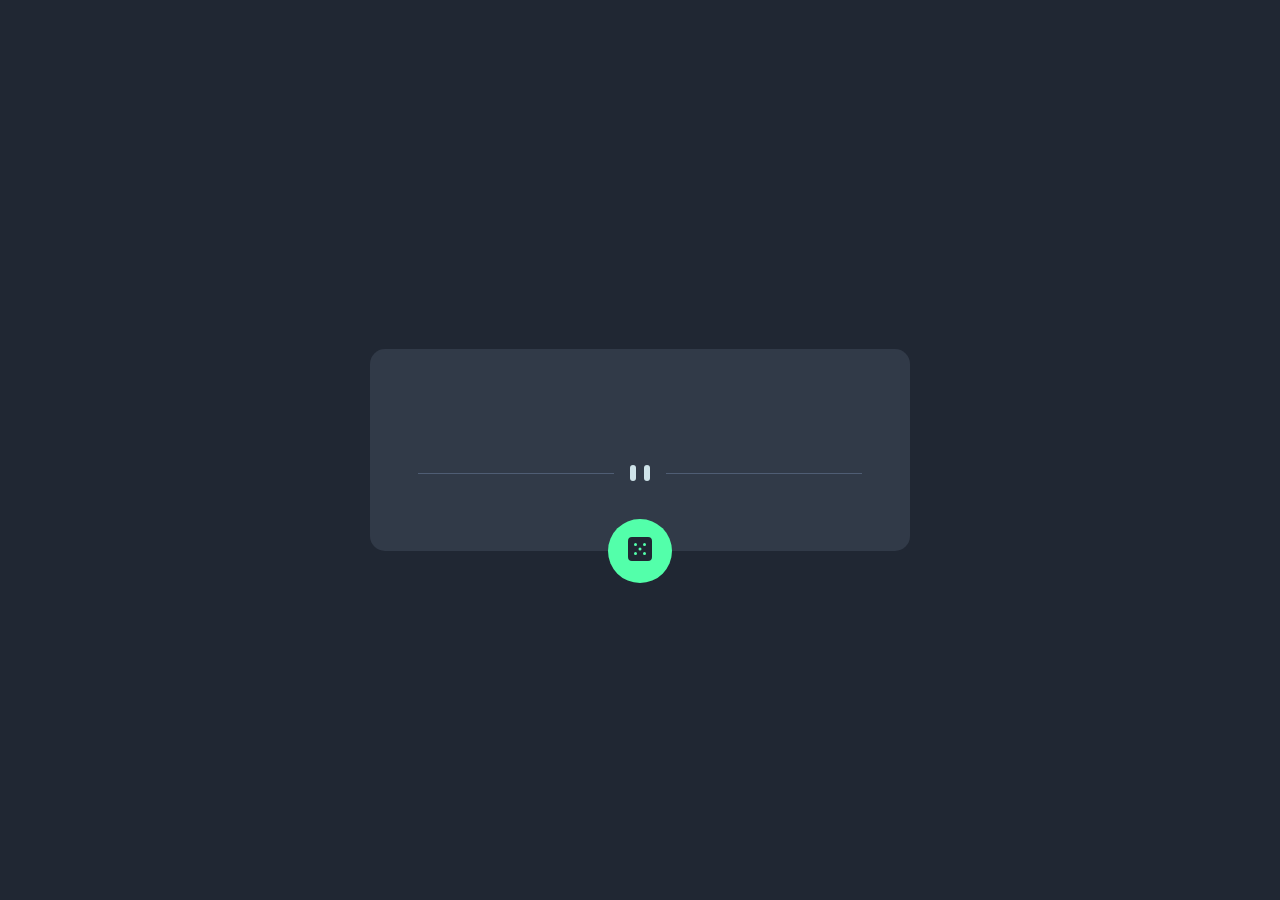
<file: projects/advice_generator_app/index.html>
<!DOCTYPE html>
<html lang="en">
  <head>
    <meta charset="UTF-8" />
    <meta name="viewport" content="width=device-width, initial-scale=1.0" />
    <title>Advice Generator App</title>
    <link rel="preconnect" href="https://fonts.googleapis.com" />
    <link rel="preconnect" href="https://fonts.gstatic.com" crossorigin />
    <link
      href="https://fonts.googleapis.com/css2?family=Manrope:wght@800&display=swap"
      rel="stylesheet"
    />
    <link rel="stylesheet" type="text/css" href="./app.css" />
  </head>
  <body>
    <section>
      <p></p>
      <h1></h1>
      <div>
        <img alt="Divider" src="./assets/pattern-divider-desktop.svg" />
      </div>
      <button>
        <img alt="Dice" src="./assets/icon-dice.svg" />
      </button>
    </section>
    <script src="./app.js" async></script>
  </body>
</html>
</file>
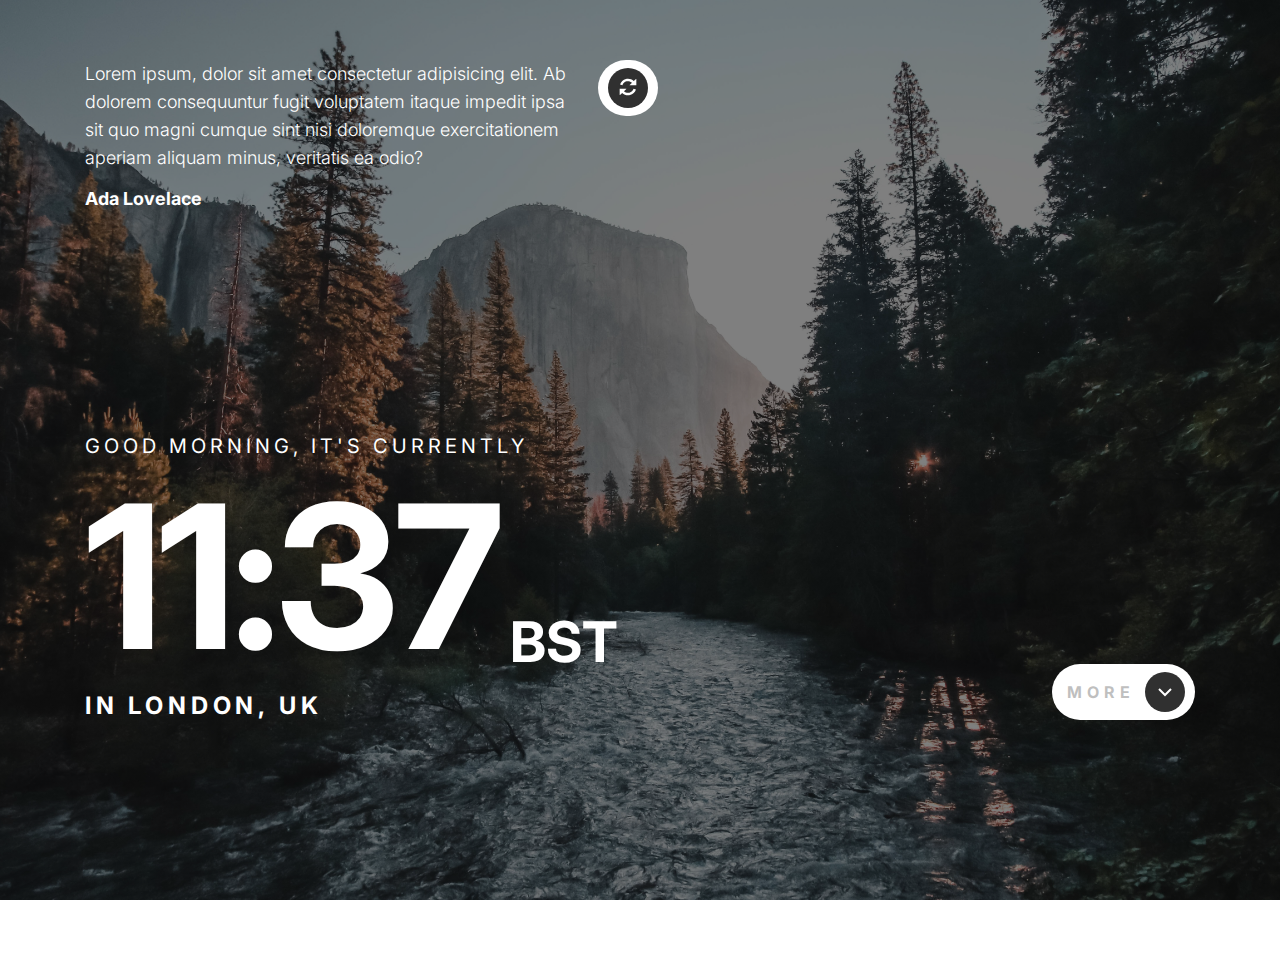
<file: JavaScriptRO47/projects/clock_app/index.html>
<!DOCTYPE html>
<html lang="en">
  <head>
    <meta charset="UTF-8" />
    <meta name="viewport" content="width=device-width, initial-scale=1.0" />
    <title>Clock App</title>
    <!-- Import Fonts -->
    <link rel="preconnect" href="https://fonts.googleapis.com" />
    <link rel="preconnect" href="https://fonts.gstatic.com" crossorigin />
    <link
      href="https://fonts.googleapis.com/css2?family=Inter:ital,opsz,wght@0,14..32,100..900;1,14..32,100..900&display=swap"
      rel="stylesheet"
    />
    <!-- Import CSS -->
    <link rel="stylesheet" href="./src/styles/index.css" />
    <!-- Import JS -->
    <script async defer type="module" src="./src/index.js"></script>
  </head>
  <body>
    <!-- Main Content -->
    <section id="main-content">
      <div class="layout">
        <!-- Main Content: Quote -->
        <div class="quote-container">
          <div class="quote-container__text-container">
            <p>
              Lorem ipsum, dolor sit amet consectetur adipisicing elit. Ab
              dolorem consequuntur fugit voluptatem itaque impedit ipsa sit quo
              magni cumque sint nisi doloremque exercitationem aperiam aliquam
              minus, veritatis ea odio?
            </p>
            <button>
              <svg
                width="40"
                height="40"
                viewBox="0 0 40 40"
                fill="none"
                xmlns="http://www.w3.org/2000/svg"
              >
                <circle cx="20" cy="20" r="20" fill="#303030" />
                <path
                  fill-rule="evenodd"
                  clip-rule="evenodd"
                  d="M24 14.7646L21.6884 16.9775C21.6287 17.037 21.6107 17.1267 21.6429 17.2046C21.6752 17.2825 21.7511 17.3333 21.8354 17.3333H28.3334V11.1042C28.3328 11.0201 28.2818 10.9446 28.204 10.9127C28.1262 10.8808 28.0369 10.8988 27.9775 10.9583L25.8046 13.0371C23.7334 11.0125 20.7583 10.2107 17.9502 10.9203C15.1421 11.6299 12.905 13.7487 12.0442 16.5142L14.4309 17.26C15.029 15.3392 16.5759 13.863 18.5226 13.3554C20.4692 12.8477 22.5401 13.3805 24 14.7646ZM18.3803 20.7951C18.348 20.7174 18.2721 20.6667 18.1879 20.6667H11.6667V26.8154C11.6667 26.8997 11.7175 26.9757 11.7954 27.0079C11.8733 27.0401 11.963 27.0222 12.0225 26.9625L14.1709 24.9408C16.2388 26.977 19.2182 27.7889 22.0333 27.0833C24.8484 26.3778 27.0927 24.2567 27.9559 21.4858L25.5692 20.74C24.9702 22.6626 23.4208 24.1396 21.4717 24.6459C19.5226 25.1522 17.4502 24.616 15.9913 23.2279L18.3354 21.0221C18.3949 20.9624 18.4126 20.8729 18.3803 20.7951Z"
                  fill="white"
                />
              </svg>
            </button>
          </div>
          <h5>Ada Lovelace</h5>
        </div>

        <!-- Main Content: Time -->
        <div class="time-container">
          <div class="time-container__clock-container">
            <div class="clock-container__greeting-container">
              <!-- TODO: Add icon -->
              <h4>GOOD MORNING, IT'S CURRENTLY</h4>
            </div>
            <div class="clock-container__hour-container">
              <h1>11:37</h1>
              <h2>BST</h2>
            </div>
            <h3>IN LONDON, UK</h3>
          </div>
          <button id="expand-btn">
            MORE
            <svg
              width="40"
              height="40"
              viewBox="0 0 40 40"
              fill="none"
              xmlns="http://www.w3.org/2000/svg"
            >
              <circle cx="20" cy="20" r="20" fill="#303030" />
              <path d="M14 17L20 23L26 17" stroke="white" stroke-width="2" />
            </svg>
          </button>
        </div>
      </div>
      <!-- Expand Content -->
      <section id="expand-content">
        <div class="layout">
          <!-- Expand Content: Column 1 -->
          <div class="column-container">
            <div class="column-container__card">
              <h6>CURRENT TIMEZONE</h6>
              <h2>Europe/London</h2>
            </div>
            <div class="column-container__card">
              <h6>Day of the year</h6>
              <h2>295</h2>
            </div>
          </div>

          <!-- Divider -->
          <hr />

          <!-- Expand Content: Column 2 -->
          <div class="column-container">
            <div class="column-container__card">
              <h6>Day of the week</h6>
              <h2>5</h2>
            </div>
            <div class="column-container__card">
              <h6>Week number</h6>
              <h2>30</h2>
            </div>
          </div>
        </div>
      </section>
    </section>
  </body>
</html>
</file>
<file: projects/advice_generator_app/app.css>
* {
    padding: 0;
    margin: 0;
    box-sizing: border-box;
    font-family: 'Manrope', sans-serif;
}

:root {
    /* Colors */
    --color-1: #202733;
    --color-2: #313A48;
    --color-3: #4F5D74;
    --color-4: #CEE3E9;
    --color-5: #53FFAA;

    /* Sizes */
    --text-size-1: 28px;
    --text-size-2: 13px;

    /* Spaces */
    --space-1: 50px;
    --space-2: 25px;
    --space-3: 20px;
    --space-4: 15px;
    --space-5: 10px;
}

body {
    display: flex;
    align-items: center;
    justify-content: center;
    background: var(--color-1);
    width: 100vw;
    height: 100vh;
}

section {
    display: flex;
    align-items: center;
    justify-content: center;
    flex-direction: column;
    gap: var(--space-2);
    background: var(--color-2);
    max-width: 540px;
    padding: var(--space-1);
    border-radius: 15px;
    position: relative;
}

section p {
    font-size: var(--text-size-2);
    font-weight: 900;
    color: var(--color-5);
    text-transform: uppercase;
}

section h1 {
    font-size: var(--text-size-1);
    font-weight: 900;
    color: var(--color-4);
    text-align: center;
}

section button {
    --button-height: 64px;
    border: none;
    outline: none;
    appearance: none;
    width: 64px;
    height: var(--button-height);
    border-radius: 50%;
    background: var(--color-5);
    position: absolute;
    bottom: calc(var(--button-height) / 2 * -1);
    transition: 0.2s all ease-in-out;
    cursor: pointer;
}

section button:hover {
    box-shadow: 0 0 40px var(--color-5);
}

section button:active {
    transform: scale(0.9);
}

section div {
    padding: var(--space-4) 0;
}
</file>
<file: JavaScriptRO47/projects/clock_app/src/styles/index.css>
:root {
  --app-color-1: #000;
  --app-color-2: #303030;
  --app-color-3: #fff;
  --text-font-size: 18px;
  --text-line-height: 28px;
  --text-font-weight: 300;
  --heading-font-size-1: 200px;
  --heading-line-height-1: 200px;
  --heading-font-weight-1: 700;
  --heading-spacing-1: -5px;
  --heading-font-size-2: 56px;
  --heading-line-height-2: 68px;
  --heading-font-weight-2: 700;
  --heading-font-size-3: 24px;
  --heading-line-height-3: 28px;
  --heading-font-weight-3: 700;
  --heading-spacing-3: 4.8px;
  --heading-font-size-4: 20px;
  --heading-line-height-4: 28px;
  --heading-font-weight-4: 400;
  --heading-spacing-4: 4px;
  --heading-font-size-5: 18px;
  --heading-line-height-5: 28px;
  --heading-font-weight-5: 700;
  --heading-font-size-6: 15px;
  --heading-line-height-6: 28px;
  --heading-font-weight-6: 400;
  --heading-spacing-6: 3px;
  --button-font-size: 16px;
  --button-font-weight: 700;
  --button-text-color: #bfbfbf;
  --button-spacing: 5px;
}

* {
  padding: 0;
  margin: 0;
  box-sizing: border-box;
  font-family: "Inter", sans-serif;
}

body {
  height: 100vh;
}

p {
  font-size: var(--text-font-size);
  line-height: var(--text-line-height);
  font-weight: var(--text-font-weight);
  color: var(--app-color-3);
}

h1 {
  font-size: var(--heading-font-size-1);
  line-height: var(--heading-line-height-1);
  font-weight: var(--heading-font-weight-1);
  letter-spacing: var(--heading-spacing-1);
  color: var(--app-color-3);
}

h2 {
  font-size: var(--heading-font-size-2);
  line-height: var(--heading-line-height-2);
  font-weight: var(--heading-font-weight-2);
  color: var(--app-color-3);
}

h3 {
  font-size: var(--heading-font-size-3);
  line-height: var(--heading-line-height-3);
  font-weight: var(--heading-font-weight-3);
  letter-spacing: var(--heading-spacing-3);
  color: var(--app-color-3);
}

h4 {
  font-size: var(--heading-font-size-4);
  line-height: var(--heading-line-height-4);
  font-weight: var(--heading-font-weight-4);
  letter-spacing: var(--heading-spacing-4);
  color: var(--app-color-3);
}

h5 {
  font-size: var(--heading-font-size-5);
  line-height: var(--heading-line-height-5);
  font-weight: var(--heading-font-weight-5);
  color: var(--app-color-3);
}

h6 {
  font-size: var(--heading-font-size-6);
  line-height: var(--heading-line-height-6);
  font-weight: var(--heading-font-weight-6);
  letter-spacing: var(--heading-spacing-6);
  color: var(--app-color-3);
}

.layout {
  display: flex;
  flex-direction: column;
  width: 1110px;
}

button {
  display: flex;
  align-items: center;
  gap: 10px;
  letter-spacing: var(--button-spacing);
  -webkit-appearance: none;
     -moz-appearance: none;
          appearance: none;
  outline: none;
  border: none;
  height: 56px;
  padding: 0 10px 0 15px;
  border-radius: 28px;
  background: var(--app-color-3);
  font-size: var(--button-font-size);
  font-weight: var(--button-font-weight);
  color: var(--button-text-color);
  cursor: pointer;
  transition: 0.2s ease-in-out;
}
button span {
  border-radius: 50%;
  width: 40px;
  height: 40px;
  background-color: var(--app-color-2);
}
button:hover span {
  background-color: #999999;
}

#main-content {
  display: flex;
  align-items: center;
  justify-content: center;
  flex-direction: column;
  gap: 60px;
  height: 100%;
  width: 100%;
  padding-top: 60px;
  background: linear-gradient(90deg, rgba(0, 0, 0, 0.5), rgba(0, 0, 0, 0.5)), url(../assets/bkg_1.jpg);
  background-size: cover;
  background-position: center;
}
#main-content .layout {
  justify-content: space-between;
  height: 100%;
}
#main-content .quote-container {
  display: flex;
  flex-direction: column;
  gap: 13px;
}
#main-content .quote-container .quote-container__text-container {
  display: flex;
  align-items: flex-start;
  max-width: 573px;
  gap: 16px;
}
#main-content .quote-container .quote-container__text-container button {
  padding: 0 10px;
}
#main-content .time-container {
  display: flex;
  flex-direction: row;
  justify-content: space-between;
  align-items: flex-end;
  gap: 16px;
}
#main-content .time-container .time-container__clock-container {
  display: flex;
  flex-direction: column;
  gap: 16px;
}
#main-content .time-container .time-container__clock-container .clock-container__greeting-container {
  display: flex;
  align-items: center;
  gap: 16px;
}
#main-content .time-container .time-container__clock-container .clock-container__hour-container {
  display: flex;
  align-items: flex-end;
  gap: 11px;
}

#expand-content {
  display: flex;
  align-items: center;
  justify-content: center;
  height: 0;
  padding: 60px 0;
  width: 100%;
  background: rgba(255, 255, 255, 0.7);
  -webkit-backdrop-filter: blur(4px);
          backdrop-filter: blur(4px);
  opacity: 0;
  pointer-events: none;
  transition: 0.3s all ease-in-out;
}
#expand-content .layout {
  height: 100%;
  flex-direction: row;
  justify-content: space-between;
  align-items: center;
}
#expand-content .column-container {
  display: flex;
  flex-direction: column;
  gap: 30px;
}
#expand-content .column-container .column-container__card {
  display: flex;
  flex-direction: column;
  gap: 5px;
}
#expand-content hr {
  height: 100%;
  border-left: 1px solid var(--app-color-2);
}/*# sourceMappingURL=index.css.map */
</file>
